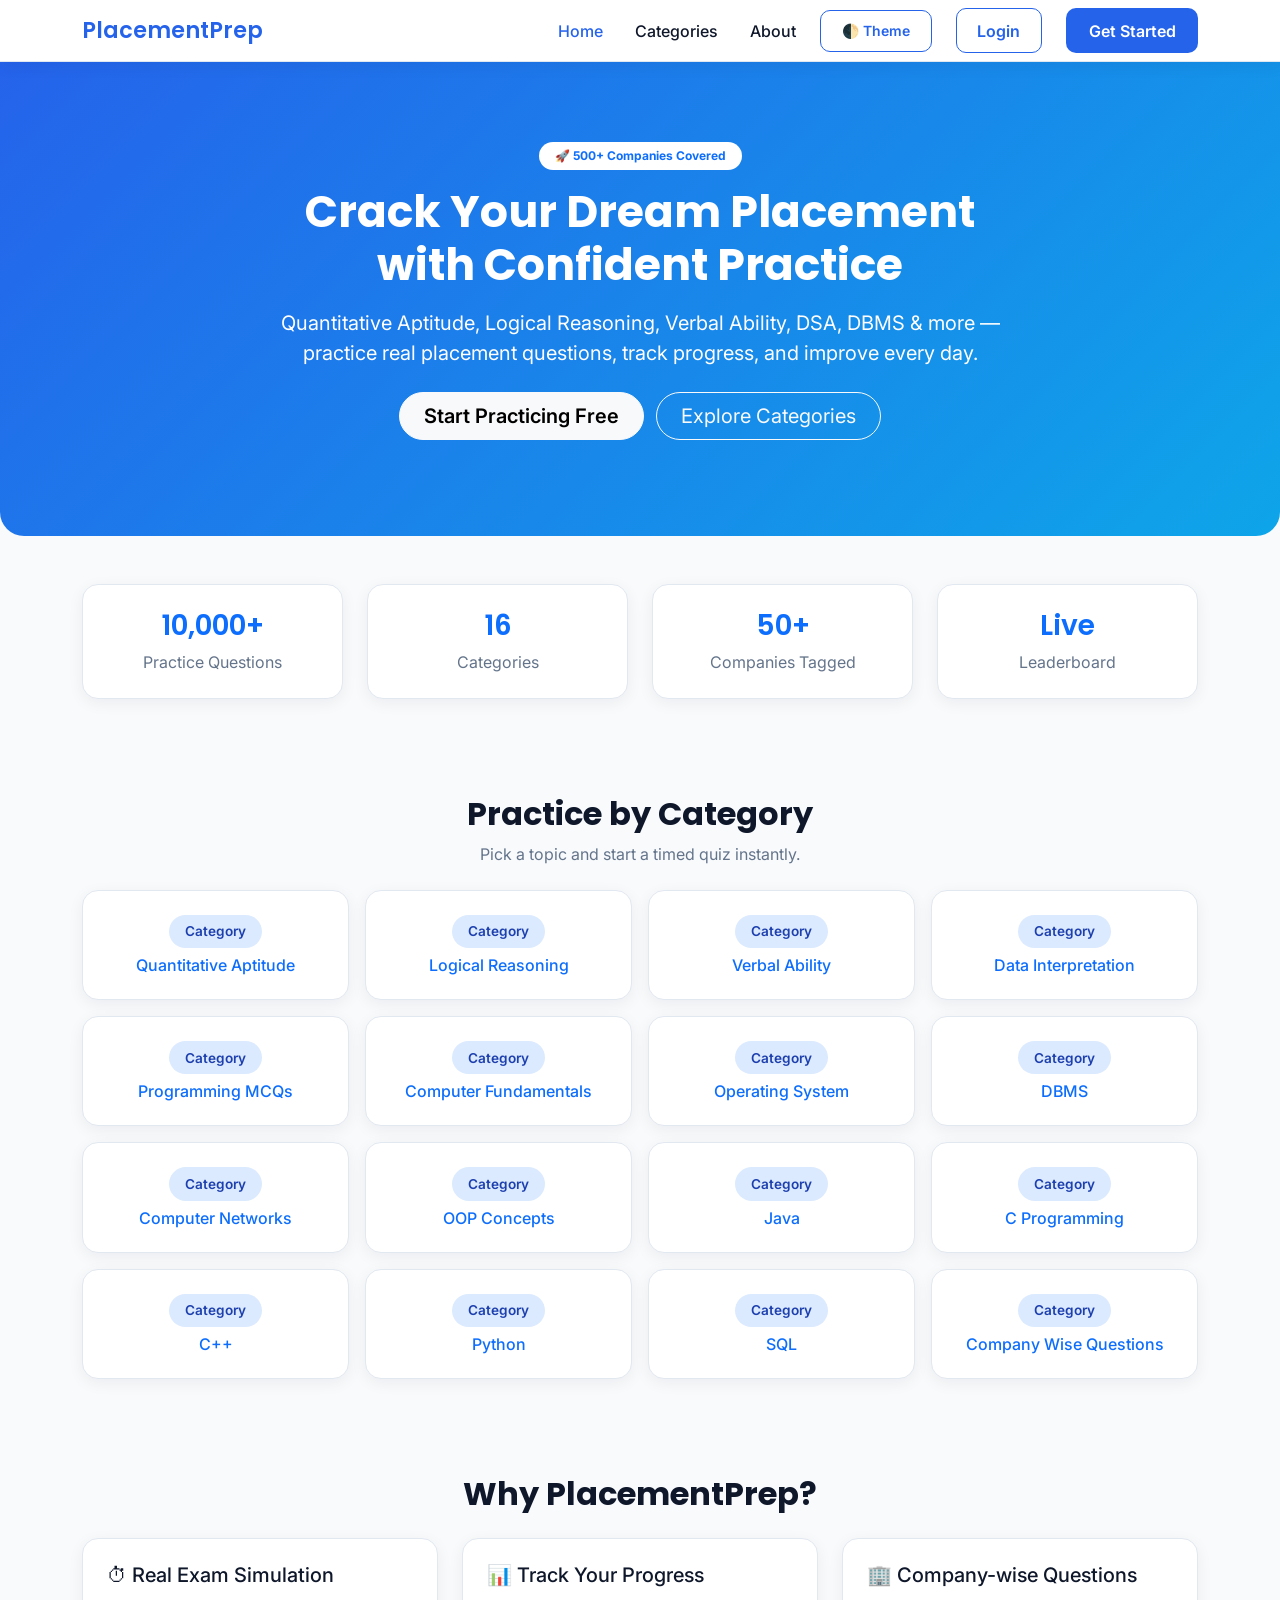
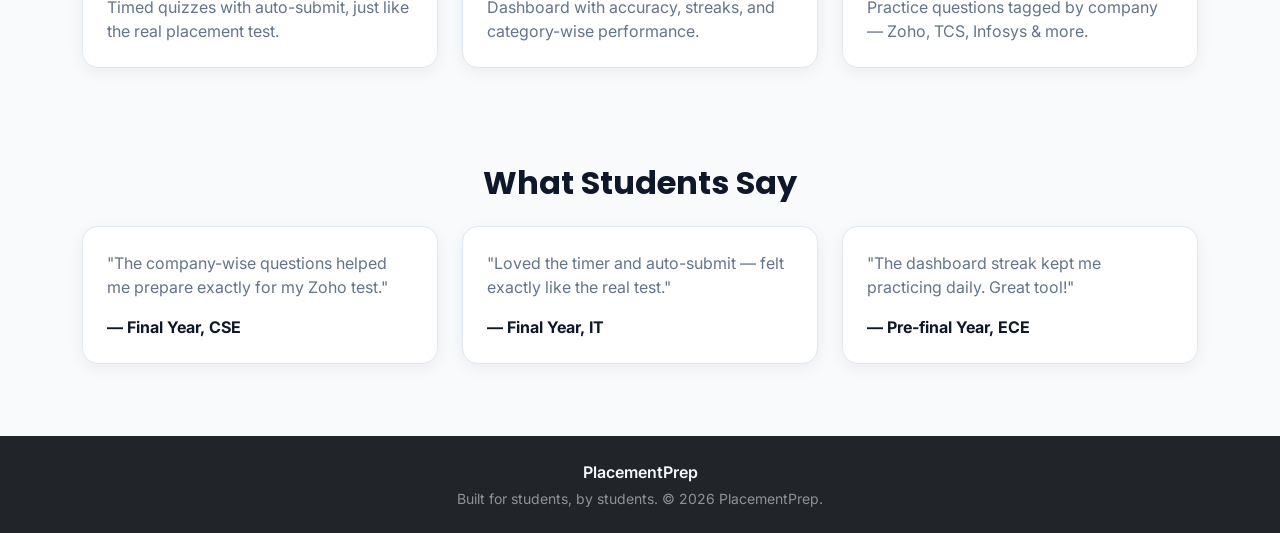
<file: frontend/index.html>
<!DOCTYPE html>
<html lang="en">
<head>
<meta charset="UTF-8">
<meta name="viewport" content="width=device-width, initial-scale=1.0">
<title>PlacementPrep — Ace Your Campus Placements</title>
<link href="https://cdnjs.cloudflare.com/ajax/libs/bootstrap/5.3.3/css/bootstrap.min.css" rel="stylesheet">
<link href="https://fonts.googleapis.com/css2?family=Poppins:wght@500;600;700&family=Inter:wght@400;500;600&display=swap" rel="stylesheet">
<link href="css/style.css" rel="stylesheet">
</head>
<body>

<nav class="navbar navbar-expand-lg navbar-pp">
    <div class="container">
        <a class="navbar-brand brand" href="index.html">PlacementPrep</a>
        <button class="navbar-toggler" type="button" data-bs-toggle="collapse" data-bs-target="#navMenu">
            <span class="navbar-toggler-icon"></span>
        </button>
        <div class="collapse navbar-collapse" id="navMenu">
            <ul class="navbar-nav ms-auto align-items-lg-center gap-lg-3">
                <li class="nav-item"><a class="nav-link active" href="index.html">Home</a></li>
                <li class="nav-item"><a class="nav-link" href="#categories">Categories</a></li>
                <li class="nav-item"><a class="nav-link" href="#about">About</a></li>
                <li class="nav-item">
                    <button class="btn btn-sm btn-pp-outline" onclick="toggleTheme()">🌓 Theme</button>
                </li>
                <li class="nav-item"><a class="btn btn-pp-outline ms-lg-2" href="login.html">Login</a></li>
                <li class="nav-item"><a class="btn btn-pp-primary ms-lg-2" href="register.html">Get Started</a></li>
            </ul>
        </div>
    </div>
</nav>

<section class="hero-pp text-center">
    <div class="container">
        <span class="badge bg-white text-primary mb-3 px-3 py-2 rounded-pill">🚀 500+ Companies Covered</span>
        <h1 class="fw-bold mb-3">Crack Your Dream Placement<br>with Confident Practice</h1>
        <p class="fs-5 mb-4 opacity-90">Quantitative Aptitude, Logical Reasoning, Verbal Ability, DSA, DBMS & more —<br>practice real placement questions, track progress, and improve every day.</p>
        <a href="register.html" class="btn btn-light btn-lg rounded-pill px-4 me-2 fw-semibold">Start Practicing Free</a>
        <a href="#categories" class="btn btn-outline-light btn-lg rounded-pill px-4">Explore Categories</a>
    </div>
</section>

<section class="container py-5" id="about">
    <div class="row text-center g-4">
        <div class="col-md-3">
            <div class="card-pp card-pp-body">
                <h3 class="text-primary">10,000+</h3>
                <p class="text-muted-pp mb-0">Practice Questions</p>
            </div>
        </div>
        <div class="col-md-3">
            <div class="card-pp card-pp-body">
                <h3 class="text-primary">16</h3>
                <p class="text-muted-pp mb-0">Categories</p>
            </div>
        </div>
        <div class="col-md-3">
            <div class="card-pp card-pp-body">
                <h3 class="text-primary">50+</h3>
                <p class="text-muted-pp mb-0">Companies Tagged</p>
            </div>
        </div>
        <div class="col-md-3">
            <div class="card-pp card-pp-body">
                <h3 class="text-primary">Live</h3>
                <p class="text-muted-pp mb-0">Leaderboard</p>
            </div>
        </div>
    </div>
</section>

<section class="container py-5" id="categories">
    <h2 class="text-center fw-bold mb-2">Practice by Category</h2>
    <p class="text-center text-muted-pp mb-4">Pick a topic and start a timed quiz instantly.</p>
    <div class="row g-3" id="categoryGrid">
        <!-- Populated statically; matches the categories seeded in the DB -->
    </div>
</section>

<section class="container py-5">
    <h2 class="text-center fw-bold mb-4">Why PlacementPrep?</h2>
    <div class="row g-4">
        <div class="col-md-4">
            <div class="card-pp card-pp-body h-100">
                <h5>⏱ Real Exam Simulation</h5>
                <p class="text-muted-pp mb-0">Timed quizzes with auto-submit, just like the real placement test.</p>
            </div>
        </div>
        <div class="col-md-4">
            <div class="card-pp card-pp-body h-100">
                <h5>📊 Track Your Progress</h5>
                <p class="text-muted-pp mb-0">Dashboard with accuracy, streaks, and category-wise performance.</p>
            </div>
        </div>
        <div class="col-md-4">
            <div class="card-pp card-pp-body h-100">
                <h5>🏢 Company-wise Questions</h5>
                <p class="text-muted-pp mb-0">Practice questions tagged by company — Zoho, TCS, Infosys & more.</p>
            </div>
        </div>
    </div>
</section>

<section class="container py-5">
    <h2 class="text-center fw-bold mb-4">What Students Say</h2>
    <div class="row g-4">
        <div class="col-md-4">
            <div class="card-pp card-pp-body h-100">
                <p class="text-muted-pp">"The company-wise questions helped me prepare exactly for my Zoho test."</p>
                <strong>— Final Year, CSE</strong>
            </div>
        </div>
        <div class="col-md-4">
            <div class="card-pp card-pp-body h-100">
                <p class="text-muted-pp">"Loved the timer and auto-submit — felt exactly like the real test."</p>
                <strong>— Final Year, IT</strong>
            </div>
        </div>
        <div class="col-md-4">
            <div class="card-pp card-pp-body h-100">
                <p class="text-muted-pp">"The dashboard streak kept me practicing daily. Great tool!"</p>
                <strong>— Pre-final Year, ECE</strong>
            </div>
        </div>
    </div>
</section>

<footer class="bg-dark text-light py-4 mt-4">
    <div class="container text-center">
        <p class="mb-1 fw-semibold">PlacementPrep</p>
        <p class="text-white-50 small mb-0">Built for students, by students. &copy; 2026 PlacementPrep.</p>
    </div>
</footer>

<script src="https://cdnjs.cloudflare.com/ajax/libs/bootstrap/5.3.3/js/bootstrap.bundle.min.js"></script>
<script src="js/api.js"></script>
<script>
    const categories = [
        "Quantitative Aptitude", "Logical Reasoning", "Verbal Ability", "Data Interpretation",
        "Programming MCQs", "Computer Fundamentals", "Operating System", "DBMS",
        "Computer Networks", "OOP Concepts", "Java", "C Programming", "C++", "Python", "SQL", "Company Wise Questions"
    ];
    document.getElementById("categoryGrid").innerHTML = categories.map(c => `
        <div class="col-md-3 col-6">
            <a href="${Auth.isLoggedIn() ? 'quiz.html?category=' + encodeURIComponent(c) : 'login.html'}" class="text-decoration-none">
                <div class="card-pp card-pp-body text-center h-100">
                    <div class="category-chip mb-2">Category</div>
                    <h6 class="mb-0">${c}</h6>
                </div>
            </a>
        </div>
    `).join("");
</script>
</body>
</html>
</file>
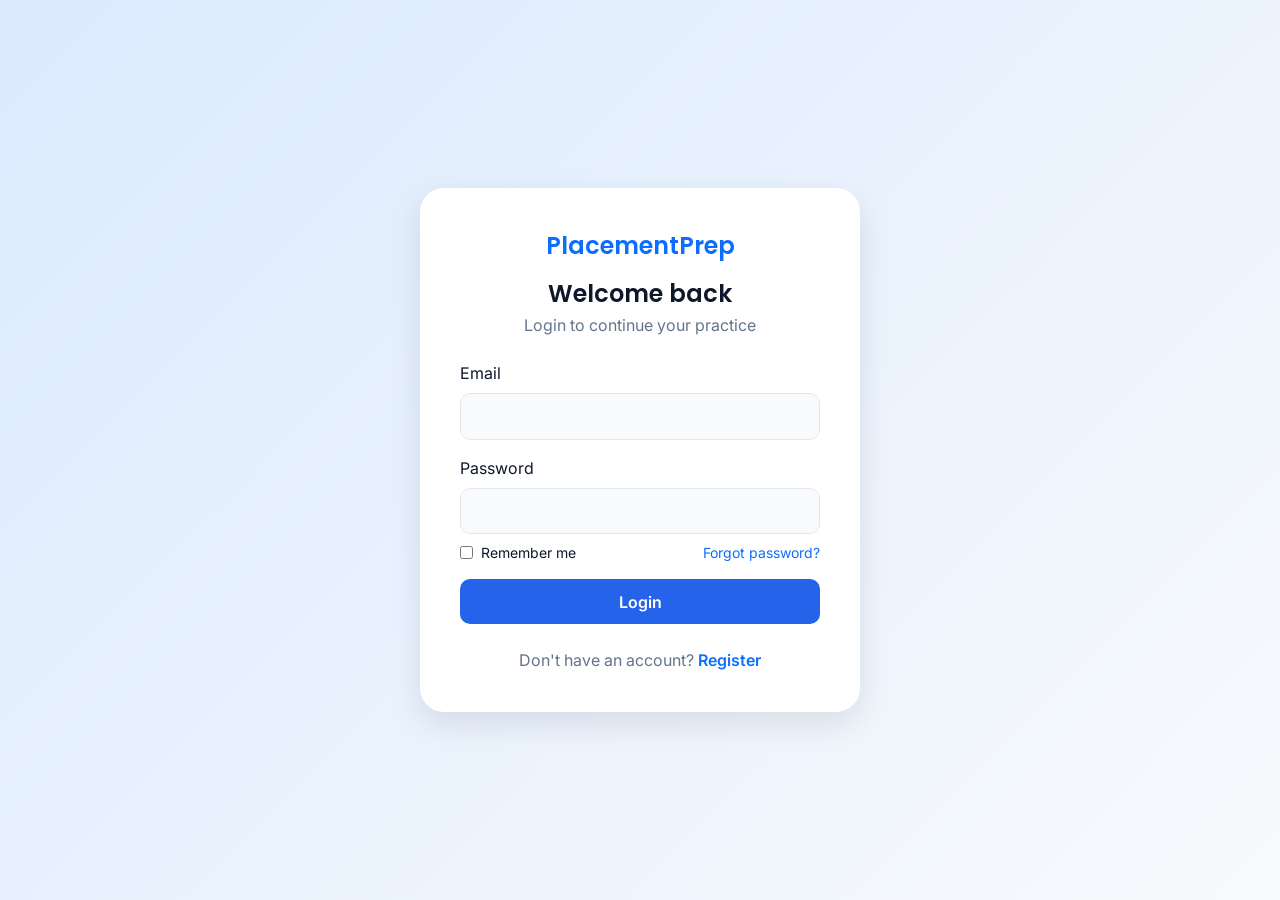
<file: frontend/admin.html>
<!DOCTYPE html>
<html lang="en">
<head>
<meta charset="UTF-8">
<meta name="viewport" content="width=device-width, initial-scale=1.0">
<title>Admin Panel — PlacementPrep</title>
<link href="https://cdnjs.cloudflare.com/ajax/libs/bootstrap/5.3.3/css/bootstrap.min.css" rel="stylesheet">
<link href="https://fonts.googleapis.com/css2?family=Poppins:wght@500;600;700&family=Inter:wght@400;500;600&display=swap" rel="stylesheet">
<link href="css/style.css" rel="stylesheet">
</head>
<body>

<nav class="navbar navbar-expand-lg navbar-pp">
    <div class="container">
        <a class="navbar-brand brand" href="admin.html">PlacementPrep <span class="badge bg-primary">Admin</span></a>
        <button class="btn btn-pp-outline" onclick="Auth.logout()">Logout</button>
    </div>
</nav>

<div class="container py-4">
    <div class="d-flex justify-content-between align-items-center mb-4">
        <h3 class="mb-0">Manage Questions</h3>
        <button class="btn btn-pp-primary" data-bs-toggle="modal" data-bs-target="#questionModal" onclick="openCreateModal()">+ Add Question</button>
    </div>

    <div class="card-pp card-pp-body">
        <div class="table-responsive">
            <table class="table align-middle">
                <thead>
                    <tr>
                        <th>ID</th><th>Category</th><th>Topic</th><th>Question</th>
                        <th>Difficulty</th><th>Company</th><th>Actions</th>
                    </tr>
                </thead>
                <tbody id="questionsTableBody">
                    <tr><td colspan="7" class="text-center text-muted-pp py-4">Loading questions...</td></tr>
                </tbody>
            </table>
        </div>
    </div>
</div>

<!-- Add/Edit Question Modal -->
<div class="modal fade" id="questionModal" tabindex="-1">
    <div class="modal-dialog modal-lg">
        <div class="modal-content">
            <div class="modal-header">
                <h5 class="modal-title" id="modalTitle">Add Question</h5>
                <button type="button" class="btn-close" data-bs-dismiss="modal"></button>
            </div>
            <div class="modal-body">
                <form id="questionForm">
                    <input type="hidden" id="questionId">
                    <div class="row g-3">
                        <div class="col-md-6">
                            <label class="form-label">Category</label>
                            <input type="text" id="category" class="form-control form-control-pp" required>
                        </div>
                        <div class="col-md-6">
                            <label class="form-label">Topic</label>
                            <input type="text" id="topic" class="form-control form-control-pp">
                        </div>
                        <div class="col-12">
                            <label class="form-label">Question Text</label>
                            <textarea id="questionText" class="form-control form-control-pp" rows="2" required></textarea>
                        </div>
                        <div class="col-md-6"><label class="form-label">Option A</label><input type="text" id="optionA" class="form-control form-control-pp" required></div>
                        <div class="col-md-6"><label class="form-label">Option B</label><input type="text" id="optionB" class="form-control form-control-pp" required></div>
                        <div class="col-md-6"><label class="form-label">Option C</label><input type="text" id="optionC" class="form-control form-control-pp" required></div>
                        <div class="col-md-6"><label class="form-label">Option D</label><input type="text" id="optionD" class="form-control form-control-pp" required></div>
                        <div class="col-md-4">
                            <label class="form-label">Correct Answer</label>
                            <select id="correctAnswer" class="form-control form-control-pp" required>
                                <option value="A">A</option><option value="B">B</option>
                                <option value="C">C</option><option value="D">D</option>
                            </select>
                        </div>
                        <div class="col-md-4">
                            <label class="form-label">Difficulty</label>
                            <select id="difficulty" class="form-control form-control-pp" required>
                                <option value="EASY">Easy</option>
                                <option value="MEDIUM">Medium</option>
                                <option value="HARD">Hard</option>
                            </select>
                        </div>
                        <div class="col-md-4">
                            <label class="form-label">Company Tag</label>
                            <input type="text" id="company" class="form-control form-control-pp" placeholder="Zoho, TCS...">
                        </div>
                        <div class="col-12">
                            <label class="form-label">Explanation</label>
                            <textarea id="explanation" class="form-control form-control-pp" rows="2"></textarea>
                        </div>
                    </div>
                </form>
            </div>
            <div class="modal-footer">
                <button class="btn btn-pp-outline" data-bs-dismiss="modal">Cancel</button>
                <button class="btn btn-pp-primary" onclick="saveQuestion()">Save Question</button>
            </div>
        </div>
    </div>
</div>

<script src="https://cdnjs.cloudflare.com/ajax/libs/bootstrap/5.3.3/js/bootstrap.bundle.min.js"></script>
<script src="js/api.js"></script>
<script>
Auth.requireAuth();
let questionModal;
let editingId = null;

document.addEventListener("DOMContentLoaded", () => {
    questionModal = new bootstrap.Modal(document.getElementById("questionModal"));
    loadQuestions();
});

async function loadQuestions() {
    try {
        const questions = await apiRequest("/admin/questions");
        const tbody = document.getElementById("questionsTableBody");

        if (!questions.length) {
            tbody.innerHTML = `<tr><td colspan="7" class="text-center text-muted-pp py-4">No questions yet. Add your first one!</td></tr>`;
            return;
        }

        tbody.innerHTML = questions.map(q => `
            <tr>
                <td>${q.id}</td>
                <td>${q.category}</td>
                <td>${q.topic || "-"}</td>
                <td style="max-width:300px;" class="text-truncate">${q.questionText}</td>
                <td><span class="badge bg-secondary">${q.difficulty}</span></td>
                <td>${q.company || "-"}</td>
                <td>
                    <button class="btn btn-sm btn-pp-outline me-1" onclick='openEditModal(${JSON.stringify(q).replace(/'/g, "&apos;")})'>Edit</button>
                    <button class="btn btn-sm btn-outline-danger" onclick="deleteQuestion(${q.id})">Delete</button>
                </td>
            </tr>
        `).join("");
    } catch (err) {
        showToast(err.message, "error");
    }
}

function openCreateModal() {
    editingId = null;
    document.getElementById("modalTitle").textContent = "Add Question";
    document.getElementById("questionForm").reset();
}

function openEditModal(q) {
    editingId = q.id;
    document.getElementById("modalTitle").textContent = "Edit Question";
    document.getElementById("category").value = q.category;
    document.getElementById("topic").value = q.topic || "";
    document.getElementById("questionText").value = q.questionText;
    document.getElementById("optionA").value = q.optionA;
    document.getElementById("optionB").value = q.optionB;
    document.getElementById("optionC").value = q.optionC;
    document.getElementById("optionD").value = q.optionD;
    document.getElementById("correctAnswer").value = q.correctAnswer;
    document.getElementById("difficulty").value = q.difficulty;
    document.getElementById("company").value = q.company || "";
    document.getElementById("explanation").value = q.explanation || "";
    questionModal.show();
}

async function saveQuestion() {
    const payload = {
        category: document.getElementById("category").value,
        topic: document.getElementById("topic").value,
        questionText: document.getElementById("questionText").value,
        optionA: document.getElementById("optionA").value,
        optionB: document.getElementById("optionB").value,
        optionC: document.getElementById("optionC").value,
        optionD: document.getElementById("optionD").value,
        correctAnswer: document.getElementById("correctAnswer").value,
        difficulty: document.getElementById("difficulty").value,
        company: document.getElementById("company").value,
        explanation: document.getElementById("explanation").value
    };

    try {
        if (editingId) {
            await apiRequest(`/admin/questions/${editingId}`, { method: "PUT", body: payload });
            showToast("Question updated!", "success");
        } else {
            await apiRequest("/admin/questions", { method: "POST", body: payload });
            showToast("Question added!", "success");
        }
        questionModal.hide();
        loadQuestions();
    } catch (err) {
        showToast(err.message, "error");
    }
}

async function deleteQuestion(id) {
    if (!confirm("Delete this question permanently?")) return;
    try {
        await apiRequest(`/admin/questions/${id}`, { method: "DELETE" });
        showToast("Question deleted", "success");
        loadQuestions();
    } catch (err) {
        showToast(err.message, "error");
    }
}
</script>
</body>
</html>
</file>
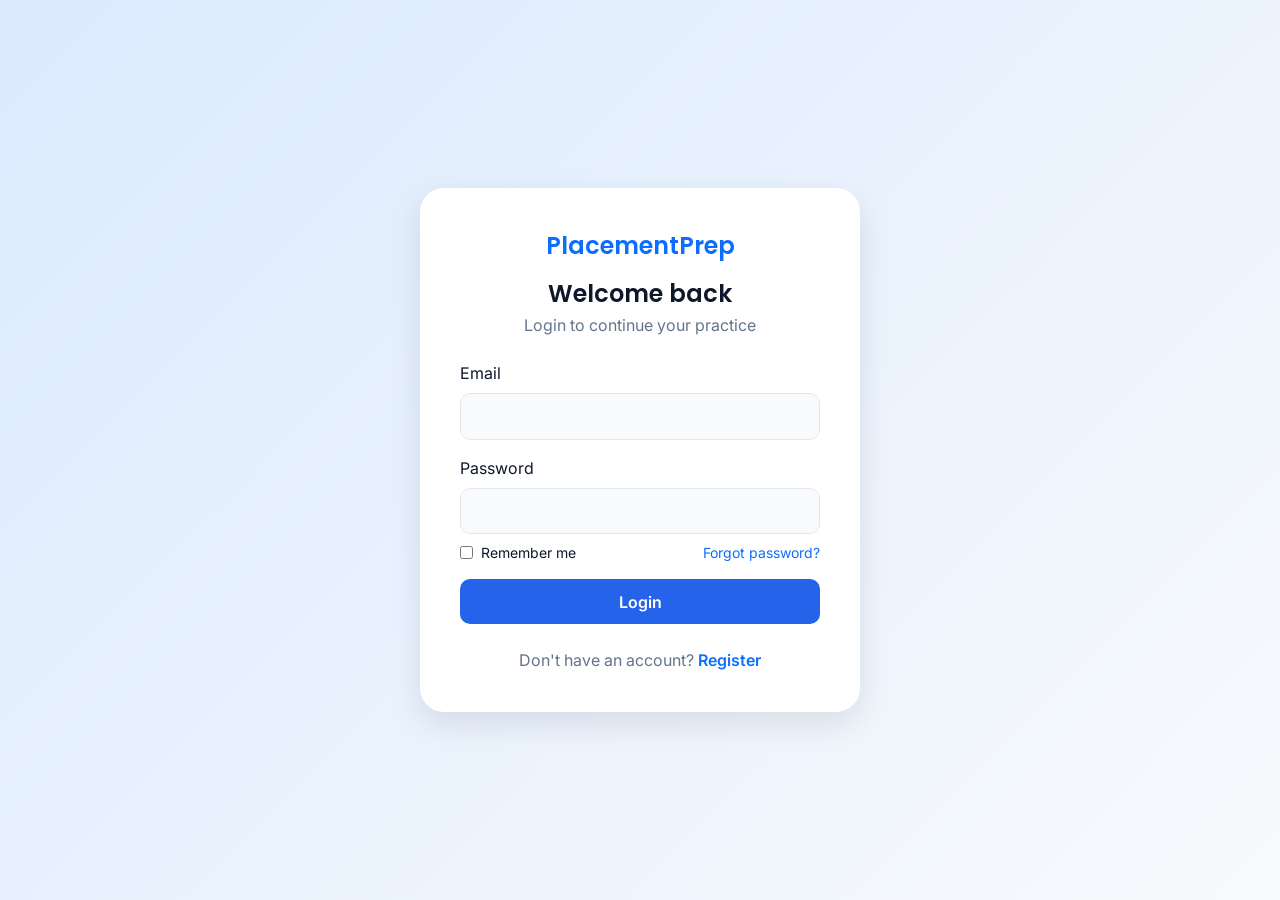
<file: frontend/dashboard.html>
<!DOCTYPE html>
<html lang="en">
<head>
<meta charset="UTF-8">
<meta name="viewport" content="width=device-width, initial-scale=1.0">
<title>Dashboard — PlacementPrep</title>
<link href="https://cdnjs.cloudflare.com/ajax/libs/bootstrap/5.3.3/css/bootstrap.min.css" rel="stylesheet">
<link href="https://fonts.googleapis.com/css2?family=Poppins:wght@500;600;700&family=Inter:wght@400;500;600&display=swap" rel="stylesheet">
<link href="css/style.css" rel="stylesheet">
</head>
<body>

<nav class="navbar navbar-expand-lg navbar-pp">
    <div class="container">
        <a class="navbar-brand brand" href="dashboard.html">PlacementPrep</a>
        <button class="navbar-toggler" type="button" data-bs-toggle="collapse" data-bs-target="#navMenu">
            <span class="navbar-toggler-icon"></span>
        </button>
        <div class="collapse navbar-collapse" id="navMenu">
            <ul class="navbar-nav ms-auto align-items-lg-center gap-lg-3">
                <li class="nav-item"><a class="nav-link active" href="dashboard.html">Dashboard</a></li>
                <li class="nav-item"><a class="nav-link" href="index.html#categories">Practice</a></li>
                <li class="nav-item"><a class="nav-link" href="profile.html">Profile</a></li>
                <li class="nav-item"><button class="btn btn-sm btn-pp-outline" onclick="toggleTheme()">🌓</button></li>
                <li class="nav-item"><button class="btn btn-pp-outline ms-lg-2" onclick="Auth.logout()">Logout</button></li>
            </ul>
        </div>
    </div>
</nav>

<div class="container py-4">
    <h3 class="mb-1">Welcome back, <span id="welcomeName">Student</span> 👋</h3>
    <p class="text-muted-pp mb-4">Here's how your preparation is going.</p>

    <div class="row g-3 mb-4">
        <div class="col-md-2 col-6"><div class="stat-card"><div class="stat-value" id="statTotalTests">0</div><div class="stat-label">Total Tests</div></div></div>
        <div class="col-md-2 col-6"><div class="stat-card"><div class="stat-value" id="statHighestScore">0</div><div class="stat-label">Highest Score</div></div></div>
        <div class="col-md-2 col-6"><div class="stat-card"><div class="stat-value" id="statAvgScore">0</div><div class="stat-label">Average Score</div></div></div>
        <div class="col-md-2 col-6"><div class="stat-card"><div class="stat-value" id="statAccuracy">0%</div><div class="stat-label">Accuracy</div></div></div>
        <div class="col-md-2 col-6"><div class="stat-card"><div class="stat-value" id="statStreak">0</div><div class="stat-label">Day Streak 🔥</div></div></div>
        <div class="col-md-2 col-6"><div class="stat-card"><div class="stat-value" id="statAttempted">0</div><div class="stat-label">Questions Done</div></div></div>
    </div>

    <div class="row g-4">
        <div class="col-md-8">
            <div class="card-pp card-pp-body">
                <h5 class="mb-3">Recent Activity</h5>
                <div id="recentActivityList">
                    <p class="text-muted-pp">Loading...</p>
                </div>
            </div>
        </div>
        <div class="col-md-4">
            <div class="card-pp card-pp-body text-center">
                <h5 class="mb-3">Continue Practice</h5>
                <p class="text-muted-pp small">Jump back into a category and keep your streak alive.</p>
                <a href="index.html#categories" class="btn btn-pp-primary w-100">Choose a Category</a>
            </div>
        </div>
    </div>
</div>

<script src="https://cdnjs.cloudflare.com/ajax/libs/bootstrap/5.3.3/js/bootstrap.bundle.min.js"></script>
<script src="js/api.js"></script>
<script src="js/dashboard.js"></script>
</body>
</html>
</file>
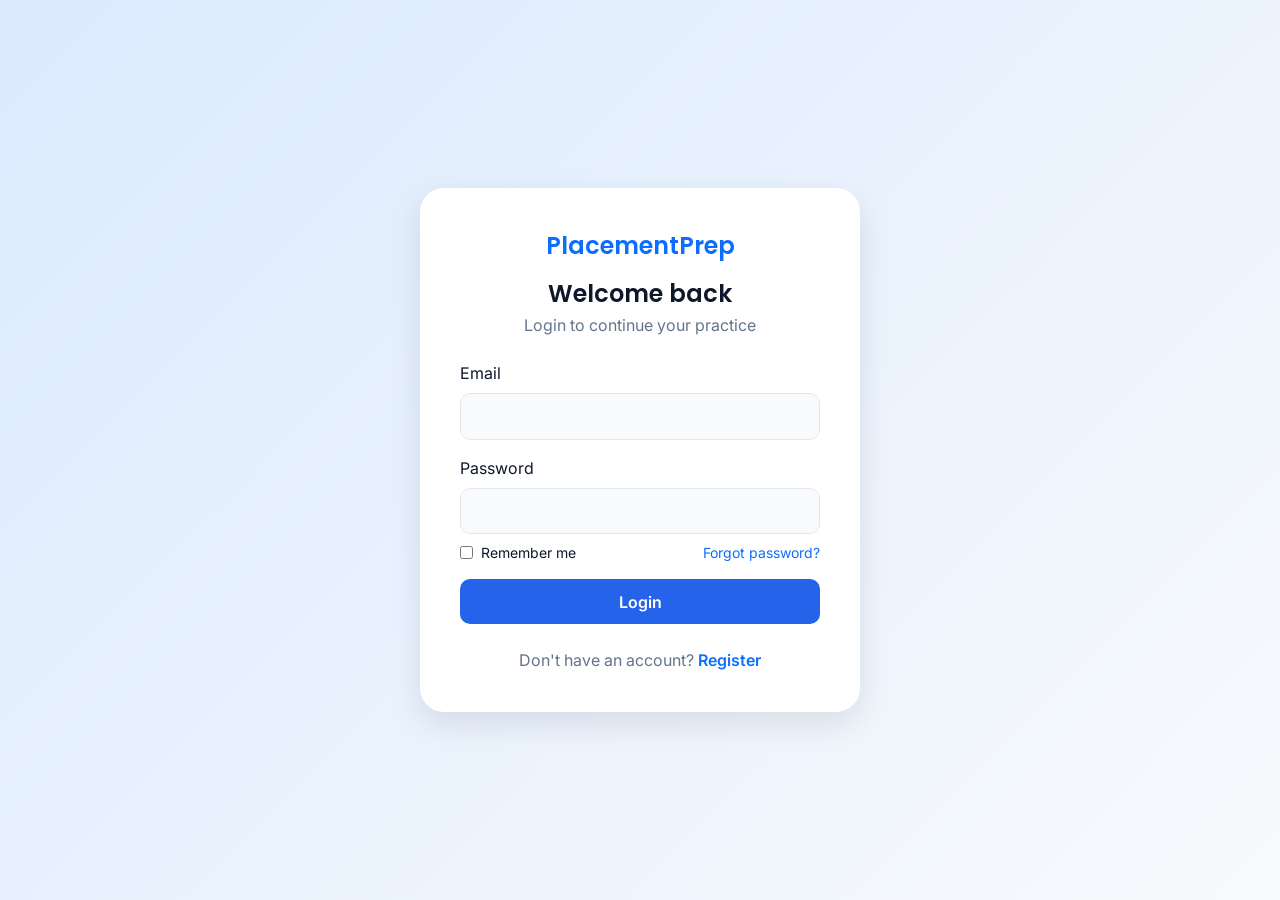
<file: frontend/login.html>
<!DOCTYPE html>
<html lang="en">
<head>
<meta charset="UTF-8">
<meta name="viewport" content="width=device-width, initial-scale=1.0">
<title>Login — PlacementPrep</title>
<link href="https://cdnjs.cloudflare.com/ajax/libs/bootstrap/5.3.3/css/bootstrap.min.css" rel="stylesheet">
<link href="https://fonts.googleapis.com/css2?family=Poppins:wght@500;600;700&family=Inter:wght@400;500;600&display=swap" rel="stylesheet">
<link href="css/style.css" rel="stylesheet">
</head>
<body>

<div class="auth-wrapper">
    <div class="auth-card">
        <div class="text-center mb-4">
            <a href="index.html" class="brand text-primary fs-4">PlacementPrep</a>
            <h4 class="mt-3 mb-1">Welcome back</h4>
            <p class="text-muted-pp">Login to continue your practice</p>
        </div>

        <form id="loginForm">
            <div class="mb-3">
                <label class="form-label">Email</label>
                <input type="email" id="email" class="form-control form-control-pp" required>
            </div>
            <div class="mb-2">
                <label class="form-label">Password</label>
                <input type="password" id="password" class="form-control form-control-pp" required>
            </div>
            <div class="d-flex justify-content-between mb-3 small">
                <label class="d-flex align-items-center gap-2">
                    <input type="checkbox" id="rememberMe"> Remember me
                </label>
                <a href="#" class="text-primary" onclick="alert('Password reset link would be emailed to you. (Wire this up to a real /api/auth/forgot-password endpoint.)')">Forgot password?</a>
            </div>
            <button type="submit" id="loginBtn" class="btn btn-pp-primary w-100">Login</button>
        </form>

        <p class="text-center text-muted-pp mt-4 mb-0">
            Don't have an account? <a href="register.html" class="text-primary fw-semibold">Register</a>
        </p>
    </div>
</div>

<script src="js/api.js"></script>
<script src="js/auth.js"></script>
</body>
</html>
</file>
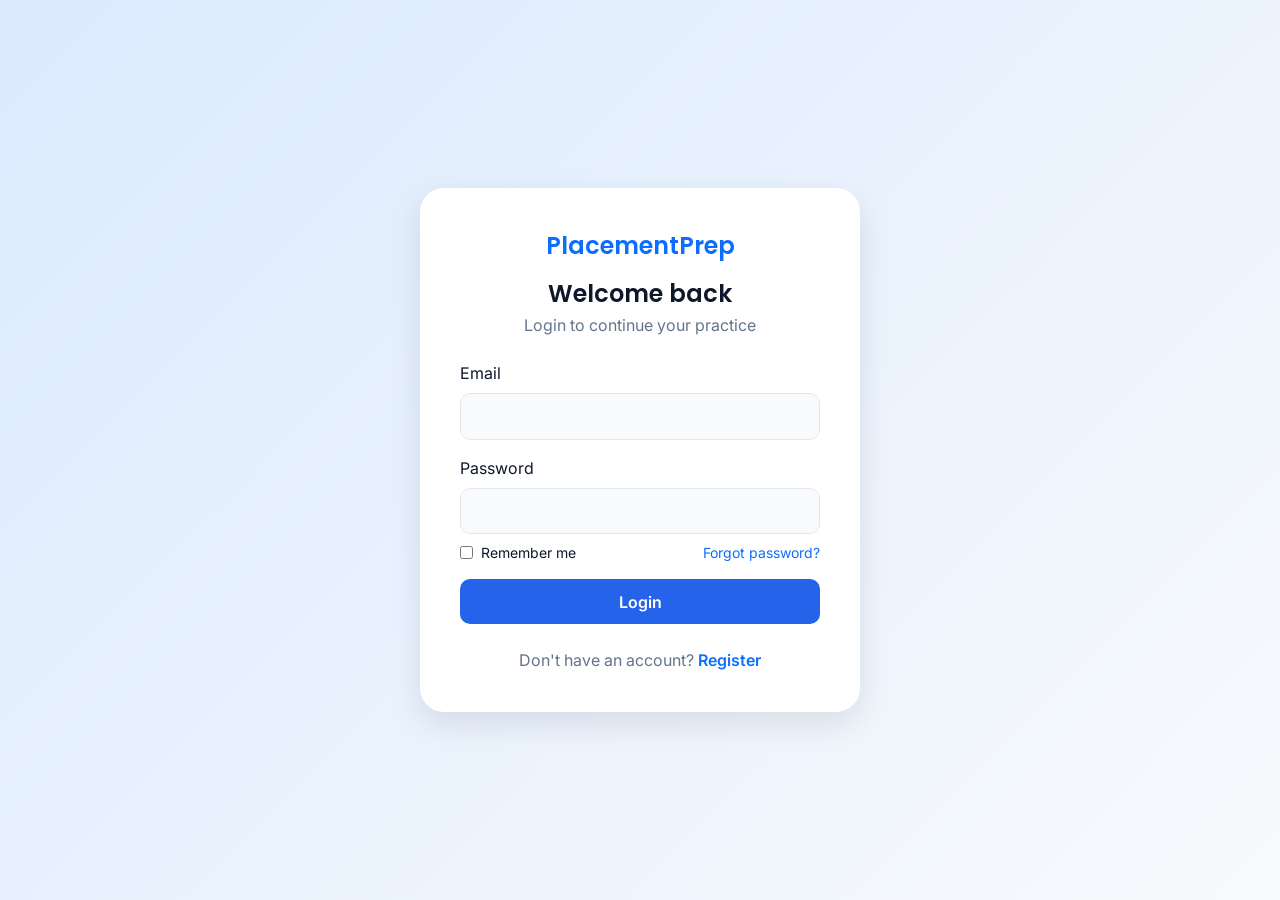
<file: frontend/profile.html>
<!DOCTYPE html>
<html lang="en">
<head>
<meta charset="UTF-8">
<meta name="viewport" content="width=device-width, initial-scale=1.0">
<title>Profile — PlacementPrep</title>
<link href="https://cdnjs.cloudflare.com/ajax/libs/bootstrap/5.3.3/css/bootstrap.min.css" rel="stylesheet">
<link href="https://fonts.googleapis.com/css2?family=Poppins:wght@500;600;700&family=Inter:wght@400;500;600&display=swap" rel="stylesheet">
<link href="css/style.css" rel="stylesheet">
</head>
<body>

<nav class="navbar navbar-expand-lg navbar-pp">
    <div class="container">
        <a class="navbar-brand brand" href="dashboard.html">PlacementPrep</a>
        <div>
            <a class="btn btn-pp-outline me-2" href="dashboard.html">Dashboard</a>
            <button class="btn btn-pp-outline" onclick="Auth.logout()">Logout</button>
        </div>
    </div>
</nav>

<div class="container py-4" style="max-width: 700px;">
    <h3 class="mb-4">My Profile</h3>

    <div class="card-pp card-pp-body mb-4">
        <h6 class="mb-3">Account Details</h6>
        <form id="profileForm">
            <div class="row g-3">
                <div class="col-md-6">
                    <label class="form-label">Full Name</label>
                    <input type="text" id="name" class="form-control form-control-pp">
                </div>
                <div class="col-md-6">
                    <label class="form-label">Email</label>
                    <input type="email" id="email" class="form-control form-control-pp" disabled>
                </div>
                <div class="col-md-6">
                    <label class="form-label">College</label>
                    <input type="text" id="college" class="form-control form-control-pp" placeholder="Sri Krishna College of Technology">
                </div>
                <div class="col-md-3">
                    <label class="form-label">Department</label>
                    <input type="text" id="department" class="form-control form-control-pp" placeholder="CSE (IoT)">
                </div>
                <div class="col-md-3">
                    <label class="form-label">Year</label>
                    <input type="text" id="year" class="form-control form-control-pp" placeholder="Final Year">
                </div>
            </div>
            <button type="submit" class="btn btn-pp-primary mt-4">Update Profile</button>
        </form>
    </div>

    <div class="card-pp card-pp-body">
        <h6 class="mb-3">Change Password</h6>
        <form id="passwordForm">
            <div class="row g-3">
                <div class="col-md-6">
                    <label class="form-label">Current Password</label>
                    <input type="password" id="currentPassword" class="form-control form-control-pp" required>
                </div>
                <div class="col-md-6">
                    <label class="form-label">New Password</label>
                    <input type="password" id="newPassword" class="form-control form-control-pp" minlength="6" required>
                </div>
            </div>
            <button type="submit" class="btn btn-pp-outline mt-4">Change Password</button>
        </form>
    </div>
</div>

<script src="https://cdnjs.cloudflare.com/ajax/libs/bootstrap/5.3.3/js/bootstrap.bundle.min.js"></script>
<script src="js/api.js"></script>
<script>
Auth.requireAuth();

async function loadProfile() {
    try {
        const profile = await apiRequest("/profile");
        document.getElementById("name").value = profile.name || "";
        document.getElementById("email").value = profile.email || "";
        document.getElementById("college").value = profile.college || "";
        document.getElementById("department").value = profile.department || "";
        document.getElementById("year").value = profile.year || "";
    } catch (err) {
        showToast(err.message, "error");
    }
}
loadProfile();

document.getElementById("profileForm").addEventListener("submit", async (e) => {
    e.preventDefault();
    try {
        await apiRequest("/profile", {
            method: "PUT",
            body: {
                name: document.getElementById("name").value,
                college: document.getElementById("college").value,
                department: document.getElementById("department").value,
                year: document.getElementById("year").value
            }
        });
        showToast("Profile updated!", "success");
    } catch (err) {
        showToast(err.message, "error");
    }
});

document.getElementById("passwordForm").addEventListener("submit", async (e) => {
    e.preventDefault();
    try {
        await apiRequest("/profile/password", {
            method: "PUT",
            body: {
                currentPassword: document.getElementById("currentPassword").value,
                newPassword: document.getElementById("newPassword").value
            }
        });
        showToast("Password changed successfully!", "success");
        document.getElementById("passwordForm").reset();
    } catch (err) {
        showToast(err.message, "error");
    }
});
</script>
</body>
</html>
</file>
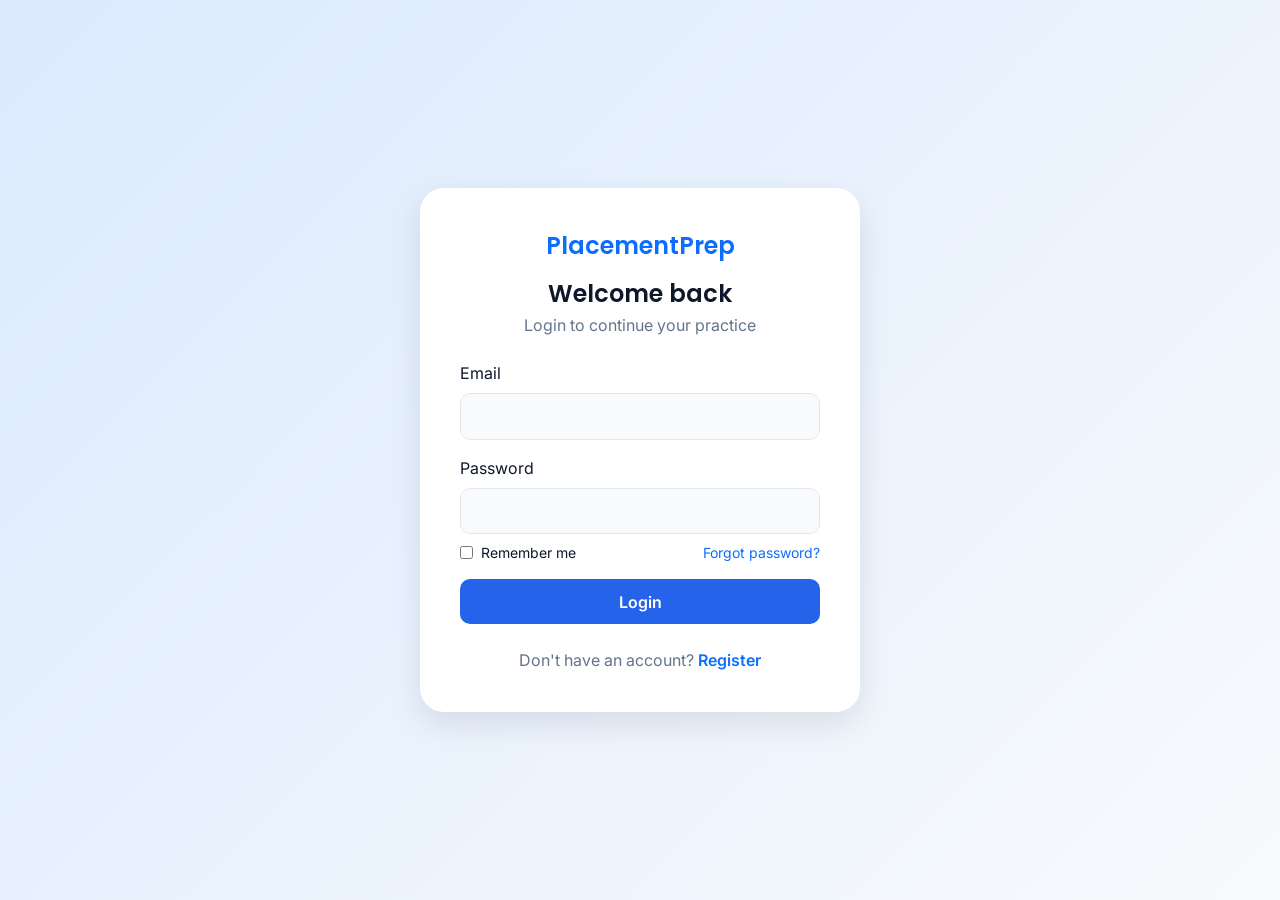
<file: frontend/quiz.html>
<!DOCTYPE html>
<html lang="en">
<head>
<meta charset="UTF-8">
<meta name="viewport" content="width=device-width, initial-scale=1.0">
<title>Quiz — PlacementPrep</title>
<link href="https://cdnjs.cloudflare.com/ajax/libs/bootstrap/5.3.3/css/bootstrap.min.css" rel="stylesheet">
<link href="https://fonts.googleapis.com/css2?family=Poppins:wght@500;600;700&family=Inter:wght@400;500;600&display=swap" rel="stylesheet">
<link href="css/style.css" rel="stylesheet">
</head>
<body>

<nav class="navbar navbar-expand-lg navbar-pp">
    <div class="container">
        <a class="navbar-brand brand" href="dashboard.html">PlacementPrep</a>
        <div class="d-flex align-items-center gap-3">
            <span class="text-muted-pp small d-none d-md-inline">Category: <strong id="quizCategoryLabel"></strong></span>
            <span class="timer-pill" id="timerDisplay">00:00</span>
        </div>
    </div>
</nav>

<div class="container py-4">
    <div class="progress-pp mb-4">
        <div class="progress-pp-bar" id="progressBar" style="width:0%"></div>
    </div>

    <div class="row g-4">
        <div class="col-md-9">
            <div class="card-pp card-pp-body">
                <div class="d-flex justify-content-between align-items-center mb-3">
                    <span class="fw-semibold text-muted-pp" id="questionNumber">Question 1</span>
                    <button class="btn btn-sm btn-pp-outline" id="bookmarkBtn">🔖 Bookmark</button>
                </div>
                <h5 class="mb-4" id="questionText">Loading question...</h5>
                <div id="optionsContainer"></div>

                <div class="d-flex justify-content-between mt-4">
                    <button class="btn btn-pp-outline" id="prevBtn">← Previous</button>
                    <div>
                        <button class="btn btn-pp-outline me-2" id="skipBtn">Skip</button>
                        <button class="btn btn-pp-primary" id="nextBtn">Next →</button>
                        <button class="btn btn-pp-primary" id="submitBtn" style="display:none;">Submit Quiz</button>
                    </div>
                </div>
            </div>
        </div>

        <div class="col-md-3">
            <div class="card-pp card-pp-body">
                <h6 class="mb-3">Question Palette</h6>
                <div class="d-flex flex-wrap gap-2" id="questionPalette"></div>
                <hr>
                <div class="small text-muted-pp">
                    <div><span class="palette-btn answered d-inline-block" style="width:16px;height:16px;padding:0;"></span> Answered</div>
                    <div><span class="palette-btn skipped d-inline-block" style="width:16px;height:16px;padding:0;"></span> Skipped</div>
                    <div><span class="palette-btn d-inline-block" style="width:16px;height:16px;padding:0;"></span> Not visited</div>
                </div>
            </div>
        </div>
    </div>
</div>

<script src="https://cdnjs.cloudflare.com/ajax/libs/bootstrap/5.3.3/js/bootstrap.bundle.min.js"></script>
<script src="js/api.js"></script>
<script src="js/quiz.js"></script>
</body>
</html>
</file>
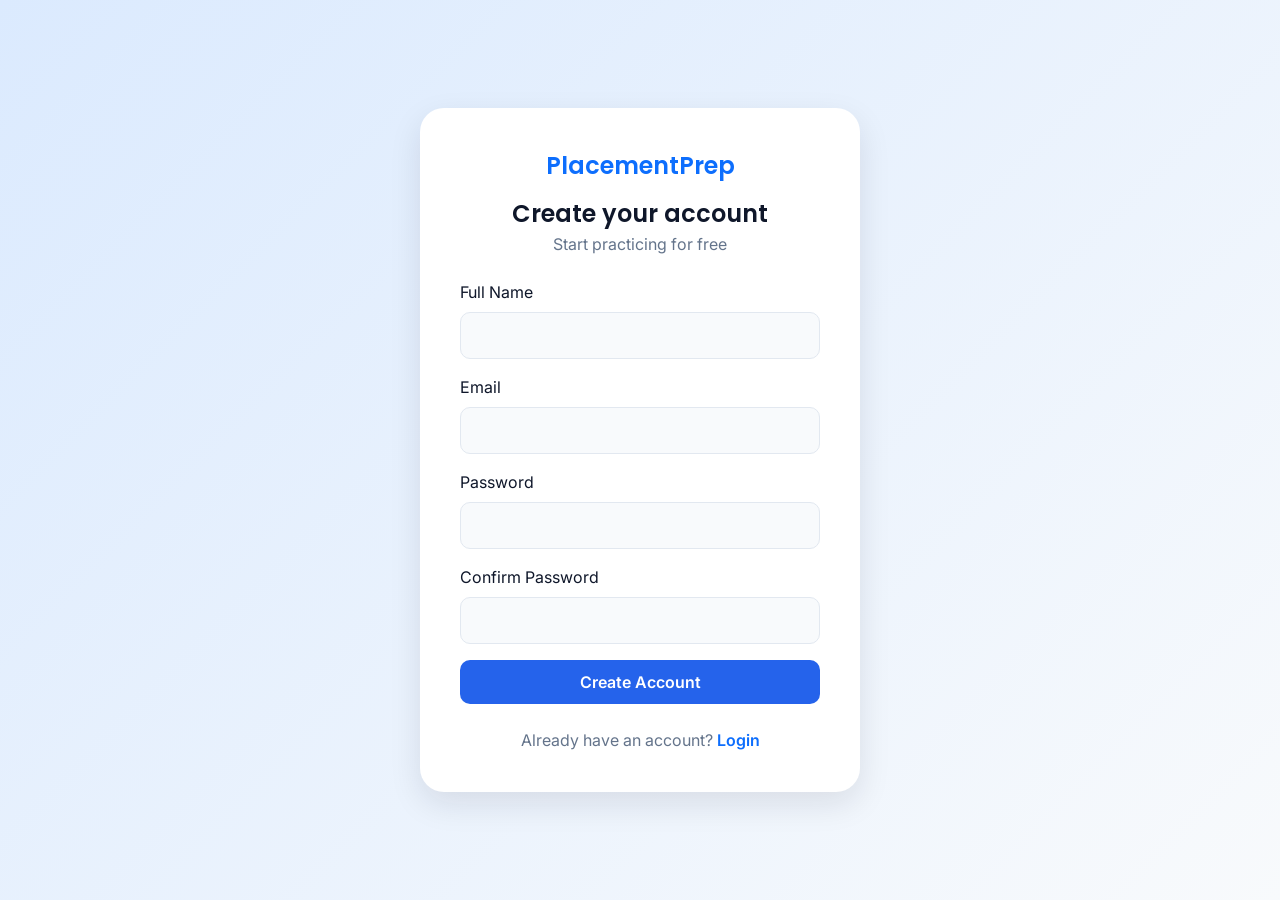
<file: frontend/register.html>
<!DOCTYPE html>
<html lang="en">
<head>
<meta charset="UTF-8">
<meta name="viewport" content="width=device-width, initial-scale=1.0">
<title>Register — PlacementPrep</title>
<link href="https://cdnjs.cloudflare.com/ajax/libs/bootstrap/5.3.3/css/bootstrap.min.css" rel="stylesheet">
<link href="https://fonts.googleapis.com/css2?family=Poppins:wght@500;600;700&family=Inter:wght@400;500;600&display=swap" rel="stylesheet">
<link href="css/style.css" rel="stylesheet">
</head>
<body>

<div class="auth-wrapper">
    <div class="auth-card">
        <div class="text-center mb-4">
            <a href="index.html" class="brand text-primary fs-4">PlacementPrep</a>
            <h4 class="mt-3 mb-1">Create your account</h4>
            <p class="text-muted-pp">Start practicing for free</p>
        </div>

        <form id="registerForm">
            <div class="mb-3">
                <label class="form-label">Full Name</label>
                <input type="text" id="name" class="form-control form-control-pp" required>
            </div>
            <div class="mb-3">
                <label class="form-label">Email</label>
                <input type="email" id="email" class="form-control form-control-pp" required>
            </div>
            <div class="mb-3">
                <label class="form-label">Password</label>
                <input type="password" id="password" class="form-control form-control-pp" minlength="6" required>
            </div>
            <div class="mb-3">
                <label class="form-label">Confirm Password</label>
                <input type="password" id="confirmPassword" class="form-control form-control-pp" minlength="6" required>
            </div>
            <button type="submit" id="registerBtn" class="btn btn-pp-primary w-100">Create Account</button>
        </form>

        <p class="text-center text-muted-pp mt-4 mb-0">
            Already have an account? <a href="login.html" class="text-primary fw-semibold">Login</a>
        </p>
    </div>
</div>

<script src="js/api.js"></script>
<script src="js/auth.js"></script>
</body>
</html>
</file>
<file: frontend/css/style.css>
/* ============================================
   PlacementPrep — Design Tokens
   Blue & White theme, modern, minimal, rounded cards
   ============================================ */
:root {
    --primary: #2563eb;
    --primary-dark: #1e40af;
    --primary-light: #dbeafe;
    --accent: #0ea5e9;
    --success: #16a34a;
    --danger: #dc2626;
    --warning: #f59e0b;

    --bg: #f8fafc;
    --surface: #ffffff;
    --text: #0f172a;
    --text-muted: #64748b;
    --border: #e2e8f0;

    --radius-sm: 10px;
    --radius-md: 16px;
    --radius-lg: 24px;

    --shadow: 0 4px 16px rgba(15, 23, 42, 0.06);
    --shadow-lg: 0 12px 32px rgba(15, 23, 42, 0.10);

    --font-display: 'Poppins', 'Segoe UI', sans-serif;
    --font-body: 'Inter', 'Segoe UI', sans-serif;
}

[data-theme="dark"] {
    --bg: #0b1220;
    --surface: #111a2e;
    --text: #eef2f9;
    --text-muted: #93a0b8;
    --border: #1f2b45;
    --primary-light: #16244a;
    --shadow: 0 4px 16px rgba(0,0,0,0.35);
    --shadow-lg: 0 12px 32px rgba(0,0,0,0.5);
}

* { box-sizing: border-box; }

body {
    font-family: var(--font-body);
    background: var(--bg);
    color: var(--text);
    transition: background 0.25s ease, color 0.25s ease;
}

h1, h2, h3, h4, .brand {
    font-family: var(--font-display);
    font-weight: 600;
}

a { text-decoration: none; }

/* ---------- Navbar ---------- */
.navbar-pp {
    background: var(--surface);
    border-bottom: 1px solid var(--border);
    box-shadow: var(--shadow);
    position: sticky;
    top: 0;
    z-index: 1000;
}

.navbar-pp .brand {
    color: var(--primary);
    font-size: 1.4rem;
}

.navbar-pp .nav-link {
    color: var(--text);
    font-weight: 500;
}

.navbar-pp .nav-link:hover,
.navbar-pp .nav-link.active {
    color: var(--primary);
}

/* ---------- Buttons ---------- */
.btn-pp-primary {
    background: var(--primary);
    color: #fff;
    border: none;
    border-radius: var(--radius-sm);
    padding: 0.65rem 1.4rem;
    font-weight: 600;
    transition: transform 0.15s ease, box-shadow 0.15s ease, background 0.15s ease;
}

.btn-pp-primary:hover {
    background: var(--primary-dark);
    transform: translateY(-2px);
    box-shadow: var(--shadow-lg);
    color: #fff;
}

.btn-pp-outline {
    background: transparent;
    color: var(--primary);
    border: 1.5px solid var(--primary);
    border-radius: var(--radius-sm);
    padding: 0.6rem 1.3rem;
    font-weight: 600;
    transition: all 0.15s ease;
}

.btn-pp-outline:hover {
    background: var(--primary);
    color: #fff;
}

/* ---------- Cards ---------- */
.card-pp {
    background: var(--surface);
    border: 1px solid var(--border);
    border-radius: var(--radius-md);
    box-shadow: var(--shadow);
    transition: transform 0.2s ease, box-shadow 0.2s ease;
}

.card-pp:hover {
    transform: translateY(-4px);
    box-shadow: var(--shadow-lg);
}

.card-pp-body { padding: 1.5rem; }

/* ---------- Hero ---------- */
.hero-pp {
    background: linear-gradient(135deg, var(--primary) 0%, var(--accent) 100%);
    color: #fff;
    border-radius: 0 0 var(--radius-lg) var(--radius-lg);
    padding: 5rem 1rem 6rem;
}

.hero-pp h1 { font-size: 2.75rem; }

/* ---------- Category chips ---------- */
.category-chip {
    background: var(--primary-light);
    color: var(--primary-dark);
    border-radius: 999px;
    padding: 0.4rem 1rem;
    font-size: 0.85rem;
    font-weight: 600;
    display: inline-block;
}

/* ---------- Stat card ---------- */
.stat-card {
    background: var(--surface);
    border-radius: var(--radius-md);
    border: 1px solid var(--border);
    padding: 1.25rem;
    text-align: center;
    box-shadow: var(--shadow);
}

.stat-card .stat-value {
    font-size: 1.9rem;
    font-weight: 700;
    color: var(--primary);
}

.stat-card .stat-label {
    color: var(--text-muted);
    font-size: 0.85rem;
    text-transform: uppercase;
    letter-spacing: 0.03em;
}

/* ---------- Auth forms ---------- */
.auth-wrapper {
    min-height: 100vh;
    display: flex;
    align-items: center;
    justify-content: center;
    background: linear-gradient(135deg, var(--primary-light), var(--bg));
}

.auth-card {
    background: var(--surface);
    border-radius: var(--radius-lg);
    box-shadow: var(--shadow-lg);
    padding: 2.5rem;
    width: 100%;
    max-width: 440px;
}

.form-control-pp {
    border-radius: var(--radius-sm);
    border: 1.5px solid var(--border);
    padding: 0.65rem 0.9rem;
    background: var(--bg);
    color: var(--text);
}

.form-control-pp:focus {
    border-color: var(--primary);
    box-shadow: 0 0 0 3px var(--primary-light);
    outline: none;
}

/* ---------- Quiz ---------- */
.quiz-option {
    display: block;
    border: 1.5px solid var(--border);
    border-radius: var(--radius-sm);
    padding: 0.75rem 1rem;
    margin-bottom: 0.6rem;
    cursor: pointer;
    transition: all 0.15s ease;
    background: var(--surface);
}

.quiz-option:hover { border-color: var(--primary); }
.quiz-option.selected {
    border-color: var(--primary);
    background: var(--primary-light);
    font-weight: 600;
}

.palette-btn {
    width: 40px;
    height: 40px;
    border-radius: 8px;
    border: 1.5px solid var(--border);
    background: var(--surface);
    color: var(--text);
    font-weight: 600;
}

.palette-btn.answered { background: var(--success); color: #fff; border-color: var(--success); }
.palette-btn.skipped { background: var(--warning); color: #fff; border-color: var(--warning); }
.palette-btn.bookmarked { box-shadow: 0 0 0 2px var(--accent); }
.palette-btn.current { border-color: var(--primary); box-shadow: 0 0 0 2px var(--primary-light); }

.timer-pill {
    background: var(--primary);
    color: #fff;
    border-radius: 999px;
    padding: 0.4rem 1.1rem;
    font-weight: 700;
    font-family: monospace;
    font-size: 1.1rem;
}

/* ---------- Progress bar ---------- */
.progress-pp {
    height: 8px;
    border-radius: 999px;
    background: var(--border);
    overflow: hidden;
}
.progress-pp-bar {
    height: 100%;
    background: var(--primary);
    transition: width 0.3s ease;
}

/* ---------- Result review ---------- */
.review-correct { border-left: 4px solid var(--success); }
.review-wrong { border-left: 4px solid var(--danger); }
.review-skipped { border-left: 4px solid var(--warning); }

/* ---------- Toast ---------- */
.pp-toast {
    position: fixed;
    bottom: 1.5rem;
    right: 1.5rem;
    background: var(--text);
    color: #fff;
    padding: 0.8rem 1.2rem;
    border-radius: var(--radius-sm);
    box-shadow: var(--shadow-lg);
    z-index: 2000;
    animation: fadeInUp 0.25s ease;
}

@keyframes fadeInUp {
    from { opacity: 0; transform: translateY(10px); }
    to { opacity: 1; transform: translateY(0); }
}

/* ---------- Utility ---------- */
.text-muted-pp { color: var(--text-muted); }
.rounded-pp { border-radius: var(--radius-md); }

.spinner-pp {
    width: 40px; height: 40px;
    border: 4px solid var(--primary-light);
    border-top-color: var(--primary);
    border-radius: 50%;
    animation: spin 0.8s linear infinite;
}
@keyframes spin { to { transform: rotate(360deg); } }
</file>
